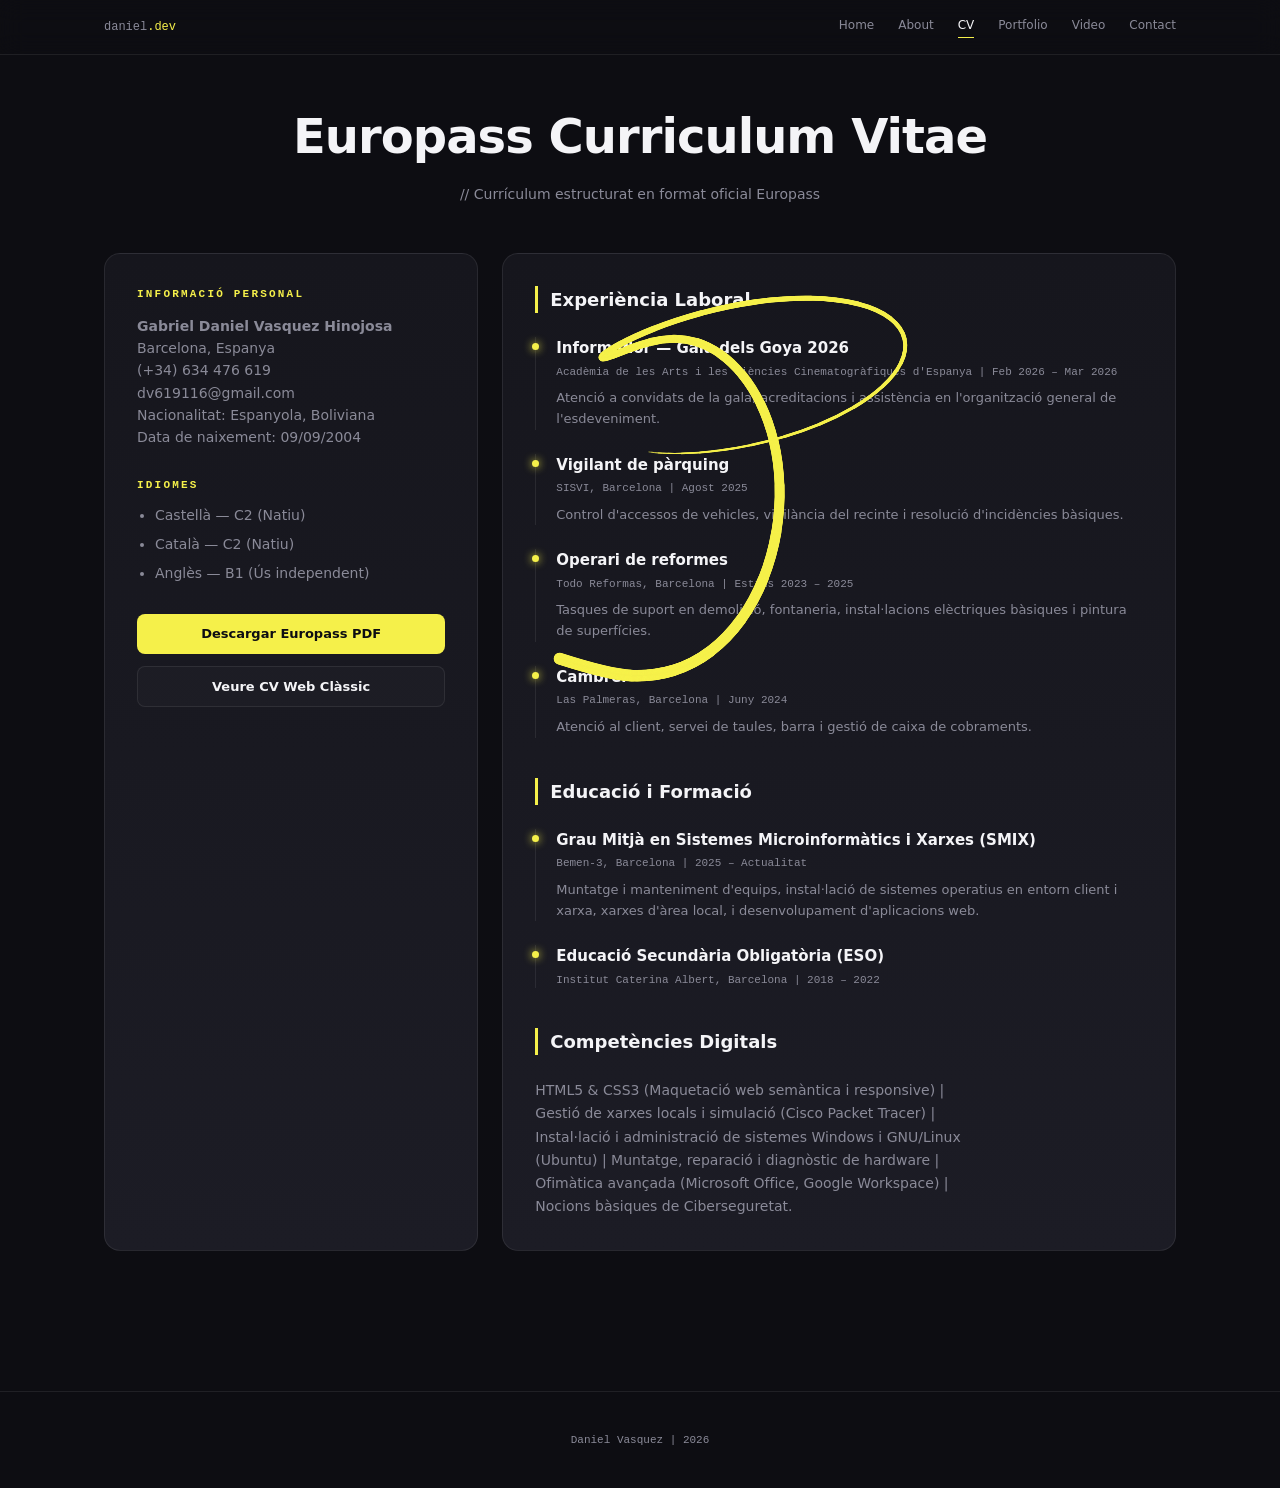
<file: europass.html>
<!DOCTYPE html>
<html lang="ca">

<head>
  <meta charset="UTF-8">
  <title>Europass HTML · Daniel Vasquez</title>
  <link rel="stylesheet" href="css/styles.css">
</head>

<body>

  <!-- He consultat CodePen i W3Schools per al codi. -->
  <canvas id="cursor-canvas"></canvas>

  <header class="navbar">
    <div class="nav-inner">
      <a href="index.html" class="brand">daniel<span class="accent">.dev</span></a>
      <nav class="nav-links">
        <a href="index.html#home">Home</a>
        <a href="index.html#about">About</a>
        <a href="index.html#cv" class="active">CV</a>
        <a href="index.html#portfolio">Portfolio</a>
        <a href="index.html#video">Video</a>
        <a href="index.html#contact">Contact</a>
      </nav>
    </div>
  </header>

  <main class="container">
    <section class="snap-section">
      <h2 class="section-title">Europass Curriculum Vitae</h2>
      <p class="section-subtitle">// Currículum estructurat en format oficial Europass</p>

      <div class="cv-grid">
        <aside class="cv-side">
          <h3>Informació Personal</h3>
          <p>
            <strong>Gabriel Daniel Vasquez Hinojosa</strong><br>
            Barcelona, Espanya<br>
            (+34) 634 476 619<br>
            dv619116@gmail.com<br>
            Nacionalitat: Espanyola, Boliviana<br>
            Data de naixement: 09/09/2004
          </p>

          <h3>Idiomes</h3>
          <ul>
            <li>Castellà — C2 (Natiu)</li>
            <li>Català — C2 (Natiu)</li>
            <li>Anglès — B1 (Ús independent)</li>
          </ul>

          <div class="download-row" style="margin-top: 30px;">
            <a class="btn btn-primary" href="img/europass.pdf" target="_blank" rel="noopener">Descargar Europass PDF</a>
            <a class="btn btn-outline" href="index.html#cv">Veure CV Web Clàssic</a>
          </div>
        </aside>

        <div class="cv-main-box">
          <h3>Experiència Laboral</h3>

          <div class="timeline-item">
            <h4>Informador — Gala dels Goya 2026</h4>
            <small>Acadèmia de les Arts i les Ciències Cinematogràfiques d'Espanya | Feb 2026 – Mar 2026</small>
            <p>Atenció a convidats de la gala, acreditacions i assistència en l'organització general de l'esdeveniment.</p>
          </div>

          <div class="timeline-item">
            <h4>Vigilant de pàrquing</h4>
            <small>SISVI, Barcelona | Agost 2025</small>
            <p>Control d'accessos de vehicles, vigilància del recinte i resolució d'incidències bàsiques.</p>
          </div>

          <div class="timeline-item">
            <h4>Operari de reformes</h4>
            <small>Todo Reformas, Barcelona | Estius 2023 – 2025</small>
            <p>Tasques de suport en demolició, fontaneria, instal·lacions elèctriques bàsiques i pintura de superfícies.</p>
          </div>

          <div class="timeline-item">
            <h4>Cambrer</h4>
            <small>Las Palmeras, Barcelona | Juny 2024</small>
            <p>Atenció al client, servei de taules, barra i gestió de caixa de cobraments.</p>
          </div>

          <h3>Educació i Formació</h3>

          <div class="timeline-item">
            <h4>Grau Mitjà en Sistemes Microinformàtics i Xarxes (SMIX)</h4>
            <small>Bemen-3, Barcelona | 2025 – Actualitat</small>
            <p>Muntatge i manteniment d'equips, instal·lació de sistemes operatius en entorn client i xarxa, xarxes d'àrea local, i desenvolupament d'aplicacions web.</p>
          </div>

          <div class="timeline-item">
            <h4>Educació Secundària Obligatòria (ESO)</h4>
            <small>Institut Caterina Albert, Barcelona | 2018 – 2022</small>
          </div>

          <h3>Competències Digitals</h3>
          <p class="paragraph" style="margin-top: 10px;">
            HTML5 & CSS3 (Maquetació web semàntica i responsive) | Gestió de xarxes locals i simulació (Cisco Packet Tracer) | Instal·lació i administració de sistemes Windows i GNU/Linux (Ubuntu) | Muntatge, reparació i diagnòstic de hardware | Ofimàtica avançada (Microsoft Office, Google Workspace) | Nocions bàsiques de Ciberseguretat.
          </p>
        </div>
      </div>
    </section>
  </main>

  <footer>
    <div class="container">
      <p> Daniel Vasquez | 2026 </p>
    </div>
  </footer>

  <!-- Enllaç del cursor per a l'animació. -->
  <script src="js/cursor.js"></script>
</body>
</html>
</file>
<file: css/styles.css>
/* He consultat W3Schools com a ajuda per a aquest codi */

:root {
  --bg: #0d0d12;
  --surface: #16161d;
  --surface-2: #1c1c25;
  --fg: #f4f4f7;
  --muted: #8a8a98;
  --border: rgba(255, 255, 255, .08);
  --input-bg: rgba(255, 255, 255, .03);
  --primary: #f5f04a;
  --primary-fg: #0d0d12;
  --radius: 16px;
  --grid-color: rgba(255, 255, 255, .04);
  --font-display: "Space Grotesk", system-ui, sans-serif;
  --font-mono: "JetBrains Mono", ui-monospace, monospace;
}

* {
  box-sizing: border-box;
  margin: 0;
  padding: 0;
  border-color: var(--border);
}

html {
  scroll-behavior: smooth;
}

body {
  font-family: var(--font-display);
  background: var(--bg);
  color: var(--fg);
  -webkit-font-smoothing: antialiased;
  line-height: 1.5;
  overflow-x: hidden;
  position: relative;
}

a {
  color: inherit;
  text-decoration: none;
}

button {
  font-family: inherit;
  cursor: pointer;
  border: none;
  background: none;
  color: inherit;
}

img {
  display: block;
  max-width: 100%;
}

.container {
  max-width: 1120px;
  margin: 0 auto;
  padding: 0 24px;
}

.muted {
  color: var(--muted);
}

.accent {
  color: var(--primary);
}

.mono {
  font-family: var(--font-mono);
}

.small {
  font-size: 12px;
}

.bg-grid {
  position: absolute;
  inset: 0;
  background-image:
    linear-gradient(to right, var(--grid-color) 1px, transparent 1px),
    linear-gradient(to bottom, var(--grid-color) 1px, transparent 1px);
  background-size: 48px 48px;
  opacity: .6;
  pointer-events: none;
}

.glow-spot {
  position: absolute;
  inset-inline: 0;
  top: 0;
  height: 600px;
  background: radial-gradient(60% 60% at 50% 0%, rgba(245, 240, 74, .08), transparent 70%);
  pointer-events: none;
}

.glow-spot.soft {
  height: 360px;
  opacity: .5;
}

.preloader {
  position: fixed;
  inset: 0;
  z-index: 100;
  display: grid;
  place-items: center;
  background: var(--bg);
  animation: fadeOutPreloader 0.5s ease-out 1.6s forwards;
}

.preloader-inner {
  display: flex;
  flex-direction: column;
  align-items: center;
  gap: 16px;
}

.preloader-icons {
  display: flex;
  gap: 8px;
}

.pi-chip {
  display: grid;
  place-items: center;
  width: 32px;
  height: 32px;
  border-radius: 8px;
  background: linear-gradient(180deg, var(--surface), var(--surface-2));
  border: 1px solid var(--border);
  color: var(--muted);
  font-size: 11px;
  font-family: var(--font-mono);
}

.pi-chip.pi-active {
  color: var(--primary);
}

.preloader-text {
  text-align: center;
  font-weight: 600;
  font-size: 14px;
  margin: 0;
  line-height: 1.3;
}

.preloader-url {
  font-family: var(--font-mono);
  font-size: 10px;
  color: var(--muted);
  padding: 4px 10px;
  border-radius: 6px;
  background: linear-gradient(180deg, var(--surface), var(--surface-2));
  border: 1px solid var(--border);
}

@keyframes fadeOutPreloader {
  0% {
    opacity: 1;
    pointer-events: auto;
  }

  99% {
    opacity: 0;
    pointer-events: auto;
  }

  100% {
    opacity: 0;
    pointer-events: none;
    transform: translateY(-12px);
    visibility: hidden;
  }
}

.navbar {
  position: fixed;
  inset-inline: 0;
  top: 0;
  z-index: 50;
  backdrop-filter: blur(12px);
  -webkit-backdrop-filter: blur(12px);
  border-bottom: 1px solid var(--border);
}

.nav-inner {
  max-width: 1120px;
  margin: 0 auto;
  padding: 16px 24px;
  display: flex;
  align-items: center;
  justify-content: space-between;
}

.brand {
  font-family: var(--font-mono);
  font-size: 12px;
  color: var(--muted);
  transition: color .2s;
}

.brand:hover {
  color: var(--fg);
}

.nav-links {
  display: flex;
  gap: 24px;
  font-size: 12px;
}

.nav-links a {
  position: relative;
  color: var(--muted);
  transition: color .2s;
  padding-bottom: 4px;
}

.nav-links a:hover {
  color: var(--fg);
}
.nav-links a.active,
body:has(#home:target) .nav-links a[href="#home"],
body:has(#about:target) .nav-links a[href="#about"],
body:has(#cv:target) .nav-links a[href="#cv"],
body:has(#portfolio:target) .nav-links a[href="#portfolio"],
body:has(#video:target) .nav-links a[href="#video"],
body:has(#contact:target) .nav-links a[href="#contact"],
body:not(:has(:target)) .nav-links a[href="#home"] {
  color: var(--fg);
}

.nav-links a.active::after,
body:has(#home:target) .nav-links a[href="#home"]::after,
body:has(#about:target) .nav-links a[href="#about"]::after,
body:has(#cv:target) .nav-links a[href="#cv"]::after,
body:has(#portfolio:target) .nav-links a[href="#portfolio"]::after,
body:has(#video:target) .nav-links a[href="#video"]::after,
body:has(#contact:target) .nav-links a[href="#contact"]::after,
body:not(:has(:target)) .nav-links a[href="#home"]::after {
  content: "";
  position: absolute;
  left: 0;
  bottom: 0;
  width: 100%;
  height: 1px;
  background: var(--primary);
}

.snap-section {
  position: relative;
  min-height: 100vh;
  padding-top: 100px;
  padding-bottom: 60px;
  display: flex;
  flex-direction: column;
  justify-content: center;
}

.section-title {
  text-align: center;
  font-family: var(--font-display);
  font-size: clamp(32px, 4.5vw, 48px);
  font-weight: 700;
  margin: 0;
  letter-spacing: -.02em;
}

.section-subtitle {
  text-align: center;
  margin-top: 12px;
  font-size: 14px;
  color: var(--muted);
  margin-bottom: 48px;
}

.hero {
  position: relative;
  overflow: hidden;
  min-height: 100vh;
  padding-top: 128px;
}

.hero-inner {
  position: relative;
  display: grid;
  grid-template-columns: 1.2fr 1fr;
  align-items: center;
  gap: 48px;
  padding-bottom: 96px;
}

.eyebrow {
  font-family: var(--font-mono);
  font-size: 11px;
  text-transform: uppercase;
  letter-spacing: .2em;
  color: var(--muted);
  margin: 0 0 24px;
}

.display {
  font-family: var(--font-display);
  font-size: clamp(48px, 7vw, 80px);
  font-weight: 700;
  line-height: .95;
  letter-spacing: -.02em;
  margin: 0;
}

.display .muted {
  color: var(--muted);
}

.role {
  font-family: var(--font-mono);
  font-size: 14px;
  color: var(--primary);
  margin: 16px 0 0;
}

.paragraph {
  margin-top: 24px;
  max-width: 28rem;
  font-size: 14px;
  color: var(--muted);
  line-height: 1.65;
}

.tag-row {
  display: flex;
  flex-wrap: wrap;
  gap: 8px;
  margin-top: 24px;
}

.tag {
  padding: 4px 12px;
  border-radius: 6px;
  border: 1px solid var(--border);
  background: rgba(255, 255, 255, .03);
  font-family: var(--font-mono);
  font-size: 11px;
  color: var(--muted);
}

.meta-list {
  margin-top: 40px;
  font-family: var(--font-mono);
  font-size: 11px;
  color: var(--muted);
}

.meta-list p {
  margin: 4px 0;
}

.caret {
  animation: blink 1s step-end infinite;
}

@keyframes blink {

  0%,
  100% {
    opacity: 1
  }

  50% {
    opacity: 0
  }
}

.scroll-hint {
  position: absolute;
  left: 50%;
  bottom: 24px;
  transform: translateX(-50%);
  font-family: var(--font-mono);
  font-size: 10px;
  color: var(--muted);
  pointer-events: none;
}

.fade-up {
  animation: fade-up .7s ease-out both;
}

@keyframes fade-up {
  from {
    opacity: 0;
    transform: translateY(16px);
  }

  to {
    opacity: 1;
    transform: translateY(0);
  }
}

.hero-image-container {
  display: flex;
  justify-content: center;
  align-items: center;
  position: relative;
}

.hero-image-wrap {
  position: relative;
  width: 100%;
  max-width: 320px;
  border-radius: var(--radius);
  overflow: hidden;
  box-shadow: 0 30px 60px -20px rgba(0, 0, 0, .7);
  transition: transform 0.3s ease;
}

.hero-image-wrap::before {
  content: "";
  position: absolute;
  inset: 0;
  border-radius: var(--radius);
  border: 1px solid var(--border);
  z-index: 2;
  pointer-events: none;
  transition: border-color 0.3s ease;
}

.hero-image-wrap:hover {
  transform: translateY(-4px);
}

.hero-image-wrap:hover::before {
  border-color: rgba(245, 240, 74, 0.3);
}

.hero-profile-img {
  width: 100%;
  aspect-ratio: 3 / 4;
  object-fit: cover;
  filter: grayscale(30%);
  transition: filter 0.3s ease;
  display: block;
}

.hero-image-wrap:hover .hero-profile-img {
  filter: grayscale(0%);
}

.about {
  position: relative;
  padding: 128px 0;
}

.about-inner {
  position: relative;
  display: grid;
  grid-template-columns: 1.2fr 1fr;
  gap: 48px;
  align-items: center;
}

.quote {
  margin-top: 16px;
  padding-left: 16px;
  border-left: 2px solid rgba(245, 240, 74, .4);
  font-style: italic;
  color: var(--muted);
  font-size: 14px;
  max-width: 28rem;
}

.about-video-wrap {
  position: relative;
  border-radius: var(--radius);
  overflow: hidden;
  border: 1px solid var(--border);
  box-shadow: 0 20px 40px -10px rgba(0, 0, 0, .5);
}

.about-video-wrap video {
  width: 100%;
  display: block;
  object-fit: cover;
}

.cv-grid {
  display: grid;
  grid-template-columns: 1fr 1.8fr;
  gap: 24px;
}

.cv-side,
.cv-main-box {
  padding: 32px;
  border-radius: var(--radius);
  background: linear-gradient(180deg, var(--surface), var(--surface-2));
  border: 1px solid var(--border);
}

.cv-side h3 {
  font-family: var(--font-mono);
  font-size: 11px;
  text-transform: uppercase;
  letter-spacing: .2em;
  color: var(--primary);
  margin: 28px 0 12px;
}

.cv-side h3:first-child {
  margin-top: 0;
}

.cv-side p {
  font-size: 14px;
  color: var(--muted);
  line-height: 1.6;
}

.cv-side ul {
  padding-left: 18px;
  list-style: disc;
  font-size: 14px;
  color: var(--muted);
}

.cv-side li {
  margin-bottom: 8px;
}

.download-row {
  margin-top: 32px;
  display: flex;
  flex-direction: column;
  gap: 12px;
}

.btn {
  display: inline-flex;
  align-items: center;
  justify-content: center;
  padding: 10px 20px;
  border-radius: 8px;
  font-size: 13px;
  font-weight: 600;
  transition: all 0.2s ease;
  cursor: pointer;
}

.btn-primary {
  background: var(--primary);
  color: var(--primary-fg);
}

.btn-primary:hover {
  opacity: 0.9;
  transform: translateY(-1px);
}

.btn-outline {
  border: 1px solid var(--border);
  color: var(--fg);
  background: rgba(255, 255, 255, 0.02);
}

.btn-outline:hover {
  background: rgba(255, 255, 255, 0.06);
  border-color: rgba(255, 255, 255, 0.15);
}

.cv-main-box h3 {
  font-size: 18px;
  font-weight: 700;
  margin-bottom: 24px;
  border-left: 3px solid var(--primary);
  padding-left: 12px;
}

.cv-main-box h3:not(:first-child) {
  margin-top: 40px;
}

.timeline-item {
  margin-bottom: 24px;
  padding-left: 20px;
  border-left: 1px solid var(--border);
  position: relative;
}

.timeline-item::before {
  content: "";
  position: absolute;
  left: -4px;
  top: 6px;
  width: 7px;
  height: 7px;
  border-radius: 50%;
  background: var(--primary);
  box-shadow: 0 0 8px var(--primary);
}

.timeline-item h4 {
  font-size: 15px;
  font-weight: 600;
  color: var(--fg);
  margin-bottom: 4px;
}

.timeline-item small {
  font-family: var(--font-mono);
  font-size: 11px;
  color: var(--muted);
  display: block;
  margin-bottom: 8px;
}

.timeline-item p {
  font-size: 13px;
  color: var(--muted);
  line-height: 1.6;
}

.portfolio {
  position: relative;
  padding: 128px 0;
}

.tabs {
  display: grid;
  grid-template-columns: repeat(2, 1fr);
  max-width: 20rem;
  margin: 40px auto 0;
  padding: 4px;
  background: linear-gradient(180deg, var(--surface), var(--surface-2));
  border: 1px solid var(--border);
  border-radius: 10px;
  font-size: 12px;
}

.tab {
  padding: 8px 12px;
  border-radius: 6px;
  color: var(--muted);
  text-align: center;
  transition: background .2s, color .2s;
  cursor: pointer;
  font-weight: 500;
}

.tab:hover {
  color: var(--fg);
}

.tab-radio-input {
  display: none;
}

.tab-panel {
  display: none;
  margin-top: 48px;
  animation: fade-up .4s ease-out;
}

#tab-projects:checked~.projects-panel {
  display: block;
}

#tab-stack:checked~.stack-panel {
  display: block;
}

#tab-projects:checked~.tabs label[for="tab-projects"],
#tab-stack:checked~.tabs label[for="tab-stack"] {
  background: var(--surface-2);
  color: var(--fg);
}

.grid-3 {
  display: grid;
  gap: 24px;
  grid-template-columns: repeat(auto-fill, minmax(280px, 1fr));
}

.project-card {
  overflow: hidden;
  border-radius: var(--radius);
  background: linear-gradient(180deg, var(--surface), var(--surface-2));
  border: 1px solid var(--border);
  transition: transform .25s ease, border-color 0.25s ease;
  display: flex;
  flex-direction: column;
}

.project-card:hover {
  transform: translateY(-4px);
  border-color: rgba(255, 255, 255, 0.15);
}

.project-cover {
  position: relative;
  aspect-ratio: 16 / 10;
  border-bottom: 1px solid var(--border);
  background: var(--bg);
  overflow: hidden;
}

.project-cover img,
.project-cover video {
  width: 100%;
  height: 100%;
  object-fit: cover;
  transition: transform 0.4s ease;
}

.project-card:hover .project-cover img {
  transform: scale(1.03);
}

.project-body {
  padding: 20px;
  display: flex;
  flex-direction: column;
  flex-grow: 1;
}

.project-body h3 {
  margin: 0;
  font-size: 15px;
  font-weight: 600;
}

.project-body p {
  margin: 8px 0 0;
  font-size: 12px;
  color: var(--muted);
  line-height: 1.6;
  flex-grow: 1;
}

.project-foot {
  display: flex;
  align-items: center;
  justify-content: space-between;
  margin-top: 20px;
  font-size: 12px;
}

.pill-accent {
  padding: 4px 10px;
  border-radius: 4px;
  background: rgba(245, 240, 74, .1);
  color: var(--primary);
  font-weight: 600;
  font-size: 11px;
  transition: background 0.2s;
}

.pill-accent:hover {
  background: rgba(245, 240, 74, .2);
}

.grid-stack {
  display: grid;
  gap: 16px;
  grid-template-columns: repeat(auto-fill, minmax(130px, 1fr));
}

.stack-item {
  display: flex;
  flex-direction: column;
  align-items: center;
  gap: 12px;
  padding: 20px;
  border-radius: 12px;
  background: linear-gradient(180deg, var(--surface), var(--surface-2));
  border: 1px solid var(--border);
  transition: transform .25s, border-color 0.25s;
  font-size: 12px;
  color: var(--muted);
  text-align: center;
}

.stack-item:hover {
  transform: translateY(-4px);
  border-color: rgba(255, 255, 255, 0.15);
  color: var(--fg);
}

.stack-glyph {
  display: grid;
  place-items: center;
  width: 48px;
  height: 48px;
  border-radius: 10px;
  font-family: var(--font-mono);
  font-weight: 700;
  font-size: 18px;
}

.video-container {
  max-width: 640px;
  margin: 40px auto 0;
  border-radius: var(--radius);
  overflow: hidden;
  border: 1px solid var(--border);
  box-shadow: 0 30px 60px -20px rgba(0, 0, 0, .8);
}

.video-container video {
  width: 100%;
  aspect-ratio: 16 / 9;
  object-fit: cover;
  display: block;
}

.contact {
  position: relative;
  padding: 128px 0;
}

.contact-title {
  text-align: center;
  font-family: var(--font-display);
  font-size: clamp(32px, 5.5vw, 56px);
  font-weight: 700;
  margin: 0;
  color: #fff;
  letter-spacing: -.02em;
}

.contact-grid {
  display: grid;
  grid-template-columns: 1fr 1.5fr;
  gap: 24px;
  margin-top: 48px;
}

.card {
  padding: 32px;
  border-radius: var(--radius);
  background: linear-gradient(180deg, var(--surface), var(--surface-2));
  border: 1px solid var(--border);
}

.card h3 {
  margin: 0;
  font-size: 18px;
  font-weight: 700;
}

.card p {
  margin: 6px 0 0;
  font-size: 13px;
  color: var(--muted);
  line-height: 1.5;
}

.card input,
.card textarea {
  width: 100%;
  padding: 10px 12px;
  background: var(--input-bg);
  border: 1px solid var(--border);
  border-radius: 8px;
  font-family: inherit;
  font-size: 13px;
  color: var(--fg);
  outline: none;
  transition: border-color .2s;
  margin-top: 14px;
}

.card input:focus,
.card textarea:focus {
  border-color: var(--primary);
}

.card textarea {
  resize: vertical;
  min-height: 100px;
}

.card button {
  width: 100%;
  padding: 12px;
  background: var(--primary);
  color: var(--primary-fg);
  border-radius: 8px;
  font-weight: 600;
  font-size: 13px;
  margin-top: 16px;
  transition: opacity 0.2s, transform 0.1s;
}

.card button:hover {
  opacity: 0.9;
}

.card button:active {
  transform: scale(0.99);
}

.divider {
  height: 1px;
  background: var(--border);
  margin: 28px 0 20px;
}

.connect {
  display: flex;
  align-items: center;
  gap: 12px;
  padding: 12px;
  margin-top: 12px;
  border: 1px solid var(--border);
  border-radius: 8px;
  transition: border-color .2s, background .2s;
}

.connect:hover {
  border-color: rgba(245, 240, 74, .4);
  background: rgba(255, 255, 255, 0.02);
}

.connect .li {
  display: grid;
  place-items: center;
  width: 32px;
  height: 32px;
  border-radius: 6px;
  background: #0A66C2;
  color: #fff;
  font-size: 12px;
  font-weight: 700;
}

.connect .gh {
  display: grid;
  place-items: center;
  width: 32px;
  height: 32px;
  border-radius: 6px;
  background: #24292e;
  color: #fff;
  font-size: 12px;
  font-weight: 700;
}

.connect .em {
  display: grid;
  place-items: center;
  width: 32px;
  height: 32px;
  border-radius: 6px;
  background: #ea4335;
  color: #fff;
  font-size: 14px;
  font-weight: 700;
}

.connect p {
  margin: 0;
  font-size: 13px;
  font-weight: 600;
}

footer {
  margin-top: 80px;
  padding: 40px 0;
  border-top: 1px solid var(--border);
  text-align: center;
  font-family: var(--font-mono);
  font-size: 11px;
  color: var(--muted);
}

/* Estils del cursor. */
#cursor-canvas {
  position: fixed;
  top: 0;
  left: 0;
  width: 100vw;
  height: 100vh;
  pointer-events: none;
  z-index: 9999;
}
</file>
